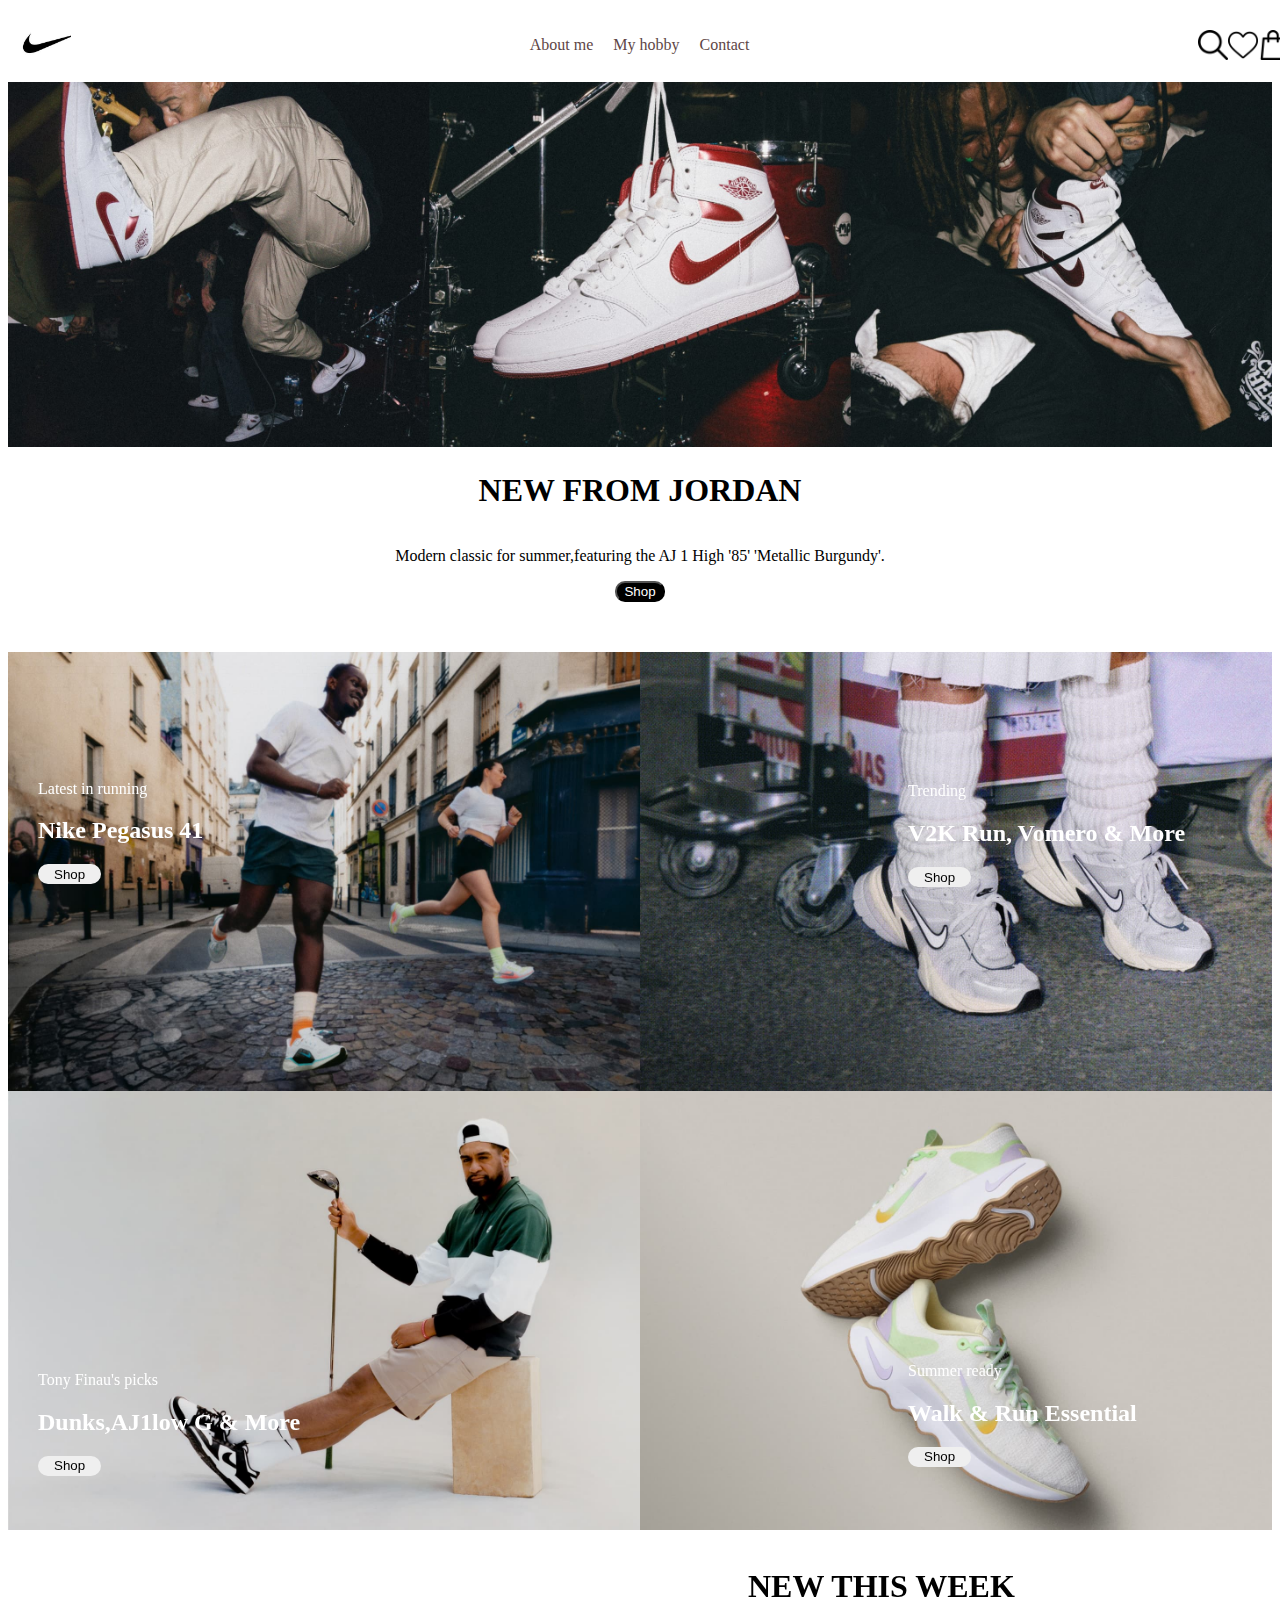
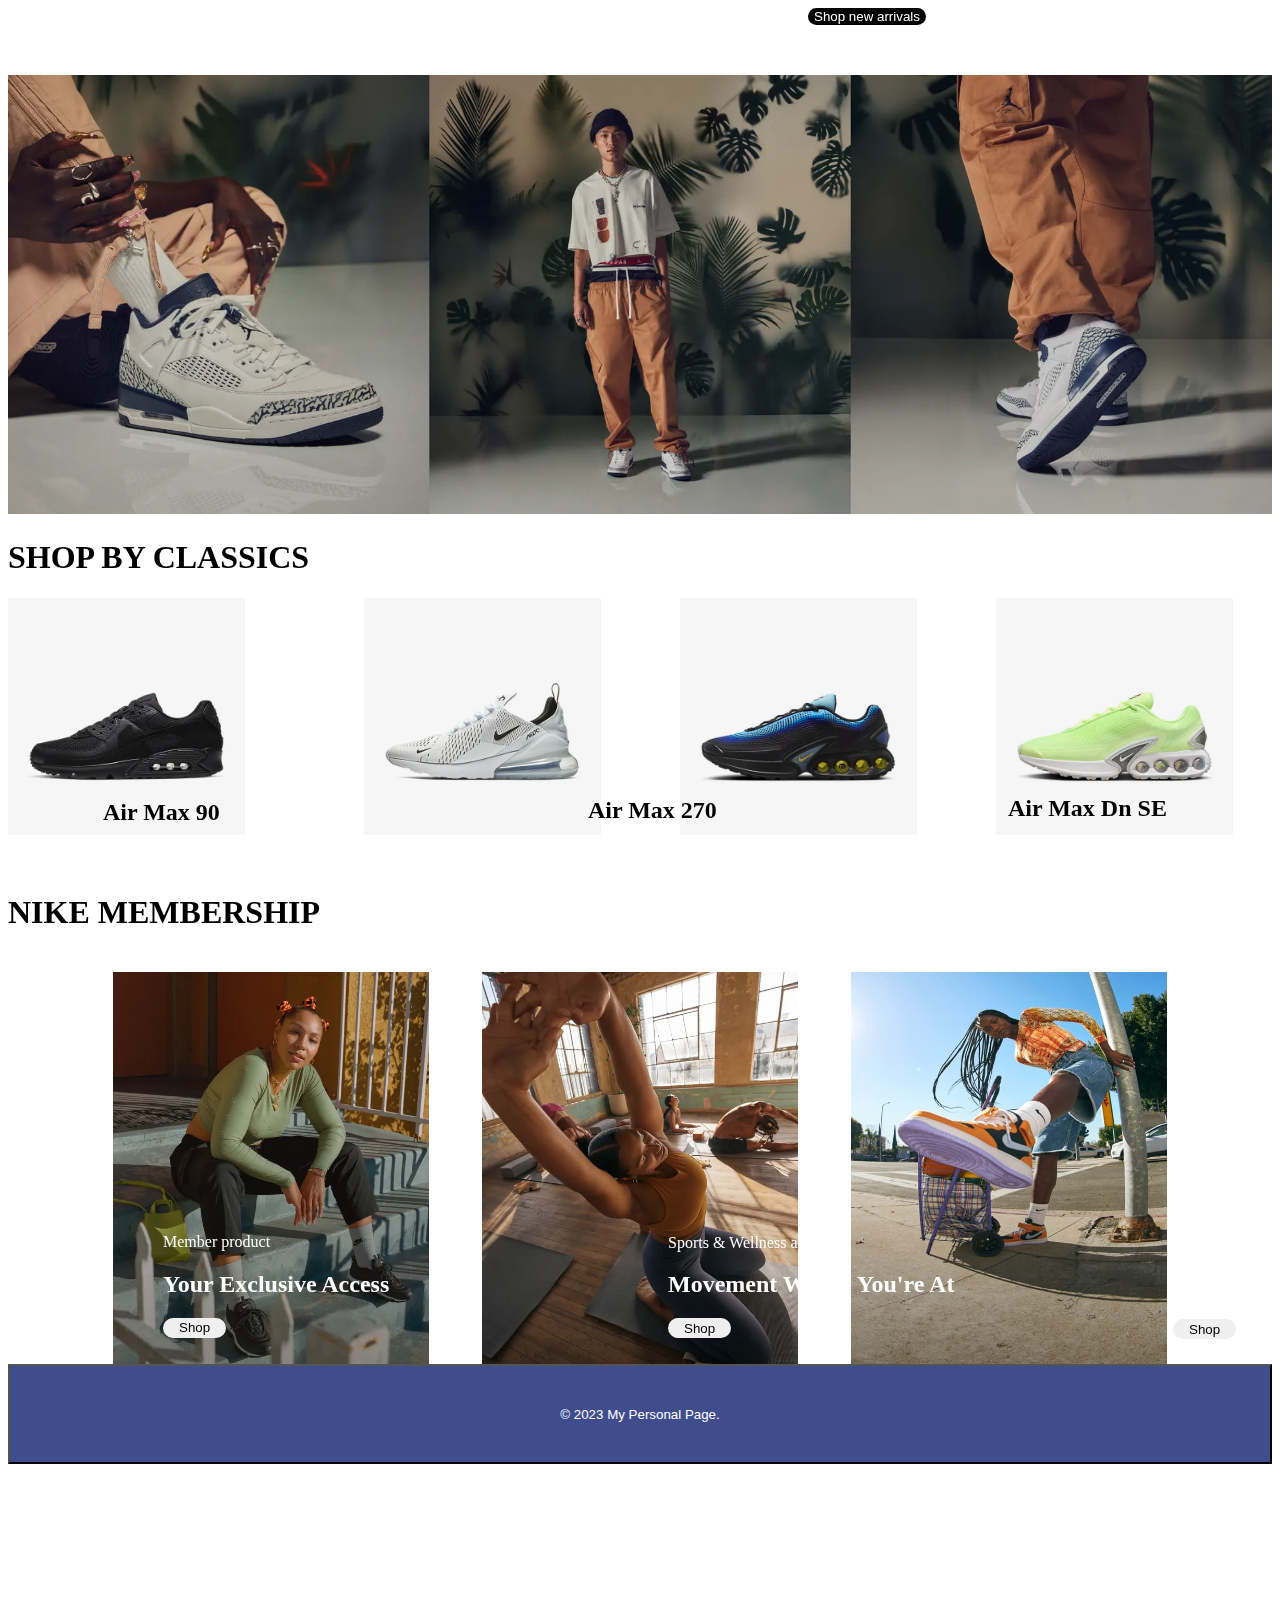
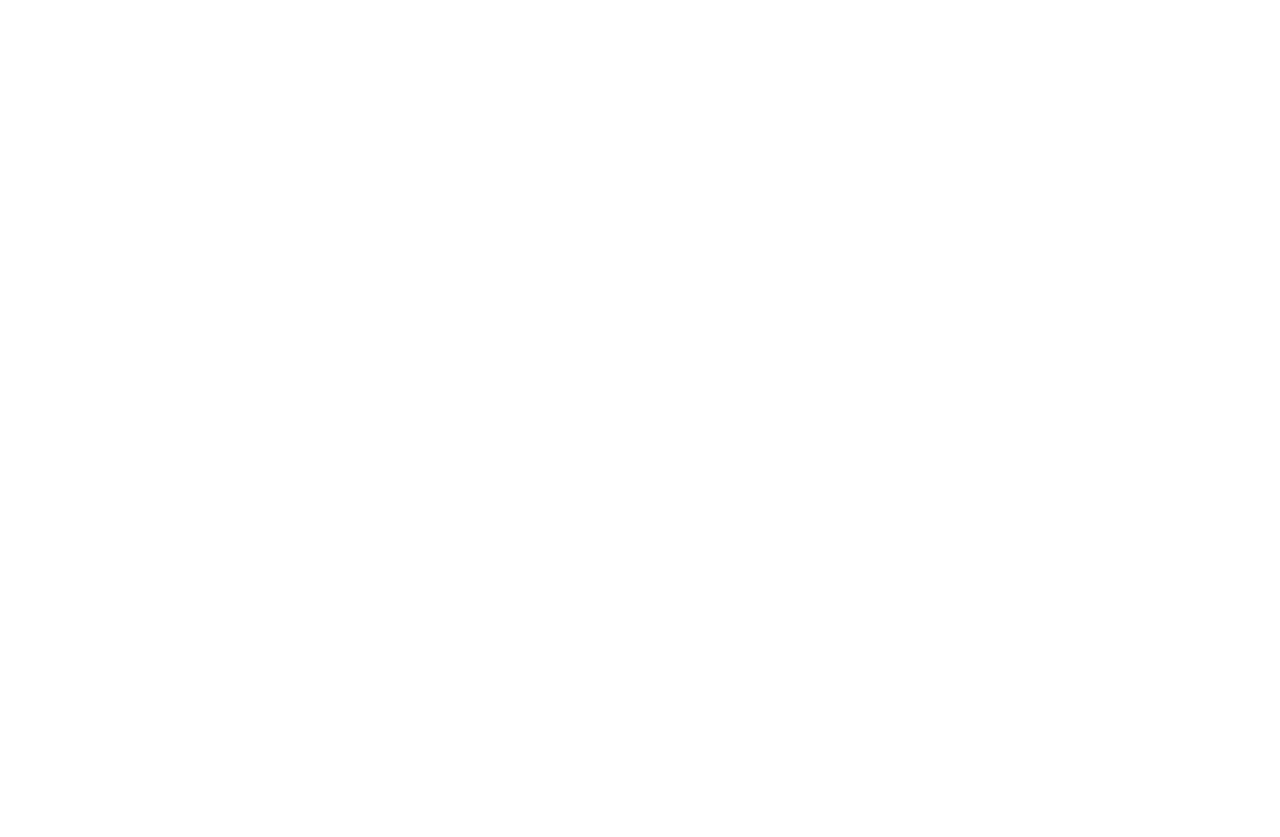
<file: nike/index.html>
<!DOCTYPE html>
<html lang="en">
<head>
    <meta charset="UTF-8">
    <meta name="viewport" content="width=device-width, initial-scale=1.0">
    <title>My Second Web Page</title> <link rel="stylesheet" href="index.css">
</head>
<body>
    <div class="flex0">
        <a href="index.html"><img class="width" src="download.jpg" alt="nike logo"></a>
        <div class="flex">
        <a href="index1.html" class="position">About me</a>
        <a href="index2.html" class="position">My hobby</a>
        <a href="index3.html" class="position">Contact</a>
        </div>
        <div class="flexi">
            <img class="flex2" src="search.png" alt="search img">
            <img class="flex3" src="heart.png" alt="hearth img">
            <img class="flex3" src="shop.png" alt="shop img">
        </div>
    </div>
    <img class="size" src="nike-just-do-it.jpg" alt="nike img">
    <div class="flex1">
         <h1>NEW FROM JORDAN</h1>
    </div>
    <div class="flex1" >
         <p>Modern classic for summer,featuring the AJ 1 High '85' 'Metallic Burgundy'.</p>
    </div>
    <div class="buttonflex">  <button class="button">Shop</button></div>
    <div class="nikeflex">
        <img class="nikewidth" src="nike1.jpg" alt="nike">
        <img class="nikewidth" src="nike2.jpg" alt="nike">
    </div>
    <div class="nikeflex1">
        <img class="nikewidth" src="nike3.jpg" alt="nike">
        <img class="nikewidth" src="nike4.jpg" alt="nike">
    </div>
    <div class="text-flex">
        <p>Latest in running</p>
        <h2>Nike Pegasus 41</h2>
        <button class="shop">Shop</button>
    </div>
    <div class="text-flex1">
        <p>Trending</p>
        <h2>V2K Run, Vomero & More</h2>
        <button class="shop">Shop</button>
    </div>
    <div class="text-flex2">
        <p>Tony Finau's picks</p>
        <h2>Dunks,AJ1low G & More</h2>
        <button class="shop">Shop</button>
    </div>
    <div class="text-flex3">
        <p>Summer ready</p>
        <h2>Walk & Run Essential</h2>
        <button class="shop">Shop</button>
    </div>
    <div class="flexbox">
        <h1>NEW THIS WEEK</h1>
    </div>
    <div class="flexbox2"><button class="flexbox1">Shop new arrivals</button></div>
    <div class="nike5flex">
        <img class="nike5flex1" src="nike5.jpg" alt="nike">
    <h1 class="fle">SHOP BY CLASSICS</h1>
    <div class="sneakflex">
        <div><img class="flexsneak"src="sneakers-1.png" alt="sneakers-1"></div>
        <div class="sneakflex2"><img class="flexsneak"src="sneakers-2 (1).png" alt="sneakers-2"></div>
        <div class="sneakflex2"><img class="flexsneak"src="sneakers-3.png" alt="sneakers-3"></div>
        <div class="sneakflex2"><img class="flexsneak"src="sneakers-4.png" alt="sneakers-4"></div>
    </div>
    <h2 class="Airflex">Air Max 90</h2>
    <h2 class="Airflex1">Air Max 270</h2>
    <h2 class="Airflex2">Air Max Dn SE</h2>
    <h2 class="Airflex3">Air max plus</h2>
    <h1 class="memflex">NIKE MEMBERSHIP</h1>
    <div class="nike678flex">
        <div class="nike6flex"><img class="nike66flex" src="nike6.jpg" alt="nike"></div>
        <div class="nike7flex"><img class="nike66flex" src="nike7.jpg" alt="nike"></div>
        <div class="nike8flex"><img class="nike66flex" src="nike8.jpg" alt="nike"></div>
       
    </div> 
        <div class="text-flex4">  
            <p>Member product</p>
            <h2>Your Exclusive Access</h2>
            <button class="shop">Shop</button>
        </div>
        <div class="text-flex5">
            <p>Sports & Wellness apps</p>
            <h2>Movement Where You're At</h2>
            <button class=shop>Shop</button>
        </div>
        <div class="text-flex6">
            <p>Nike By You</p>
            <h2>Your Customization Service</h2>
            <button class="shop">Shop</button>
        </div>
    <div class="buttonn">
        <button class="buttonflexx">© 2023 My Personal Page.</button>
    </div>
</body>
</html>
</file>
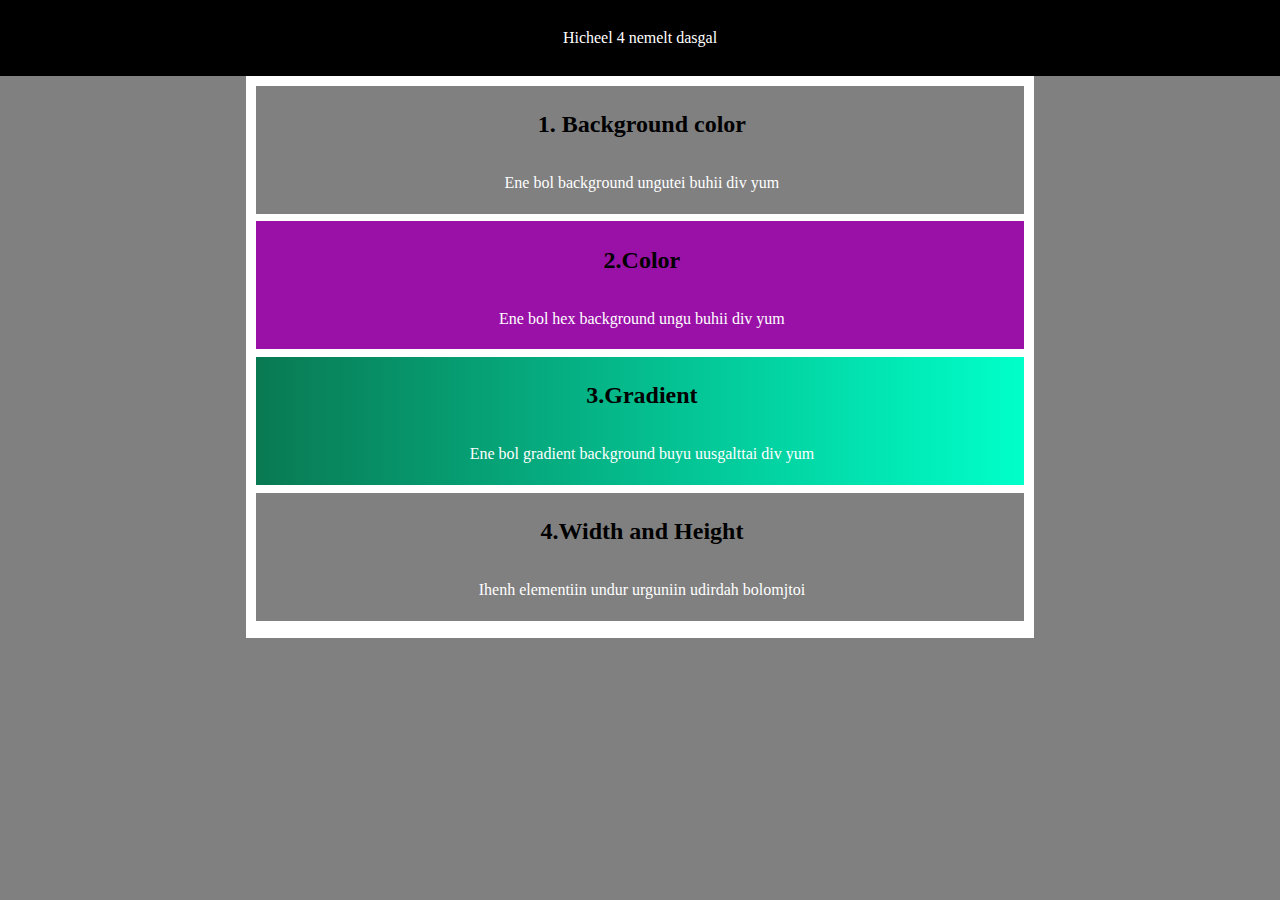
<file: nemeltdasgal.html>
<!DOCTYPE html>
<html lang="en">
<head>
    <meta charset="UTF-8">
    <meta name="viewport" content="width=device-width, initial-scale=1.0">
    <title>Document</title> <link rel="stylesheet" href="nemeltdasgal.css">
</head>
<body>
    <div class="flex"> <p class="color">Hicheel 4 nemelt dasgal</p></div>
    <div class="div">
         <div class="flex5"><div class="flex1"> 
            <h2 class="color1"> 1. Background color</h2>
            <p class="colo">Ene bol background ungutei buhii div yum</p>
        </div></div>   
         <div class="flex5"><div class="flex2">
            <h2 class="color1">2.Color</h2>
            <p class="colo">Ene bol hex background ungu buhii div yum</p>
        </div> </div>
         <div class="flex5"><div class="flex3">
            <h2 class="color1">3.Gradient</h2>
            <p class="colo">Ene bol gradient background buyu uusgalttai div yum</p>
        </div> </div> 
         <div class="flex5"><div class="flex1">
            <h2 class="color1">4.Width and Height</h2>
            <p class="colo">Ihenh elementiin undur urguniin udirdah bolomjtoi</p>
        </div> </div>  
    </div>
</body>
</html>
</file>
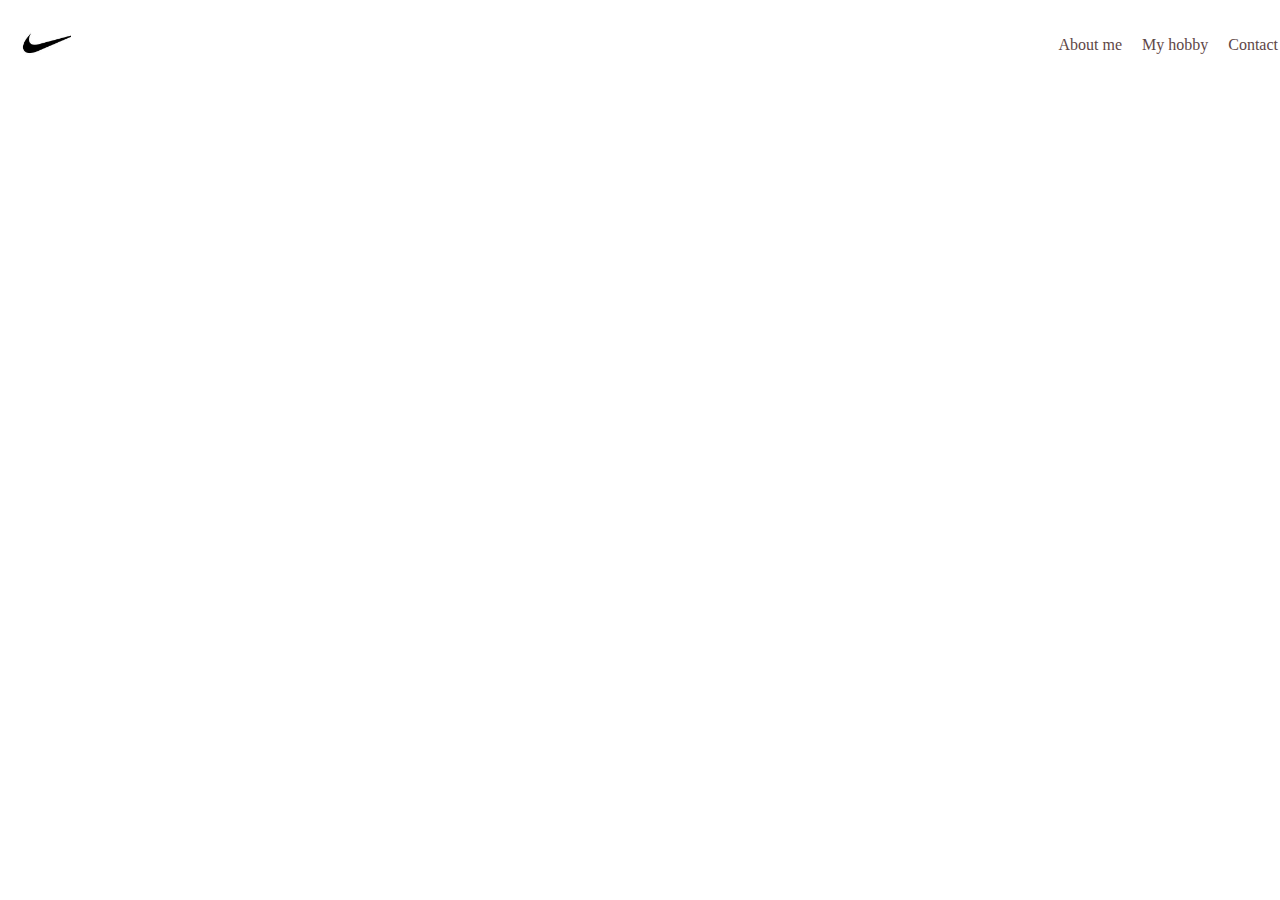
<file: nike/index1.html>
<!DOCTYPE html>
<html lang="en">
<head>
    <meta charset="UTF-8">
    <meta name="viewport" content="width=device-width, initial-scale=1.0">
    <title>Document</title> <link rel="stylesheet" href="index.css">
</head>
<body>
    <div class="flex0">
        <a href="index.html"><img class="width" src="download.jpg" alt="nike logo"></a>
        <div class="flex">
    <div class="flex">
        <a href="index1.html" >About me</a>
        <a href="index2.html" >My hobby</a>
        <a href="index3.html" >Contact</a>
     </div>
</body>
</html>
</file>
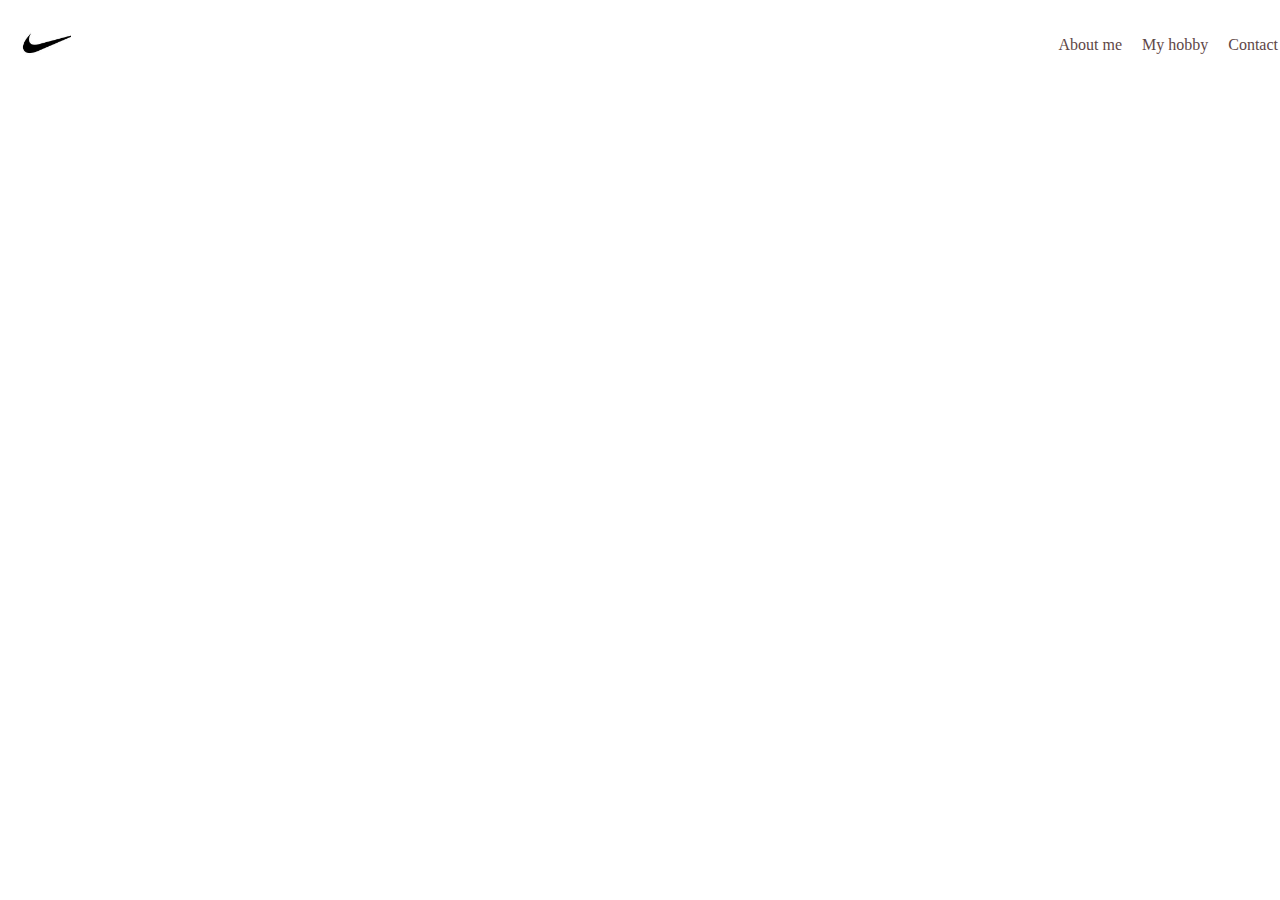
<file: nike/index2.html>
<!DOCTYPE html>
<html lang="en">
<head>
    <meta charset="UTF-8">
    <meta name="viewport" content="width=device-width, initial-scale=1.0">
    <title>Document</title> <link rel="stylesheet" href="index.css">
</head>
<body>
    <div class="flex0">
        <a href="index.html"><img class="width" src="download.jpg" alt="nike logo"></a>
        <div class="flex">
    <div class="flex">
        <a href="index1.html" >About me</a>
        <a href="index2.html" >My hobby</a>
        <a href="index3.html" >Contact</a>
     </div>
     <p></p>
</body>
</html>
</file>
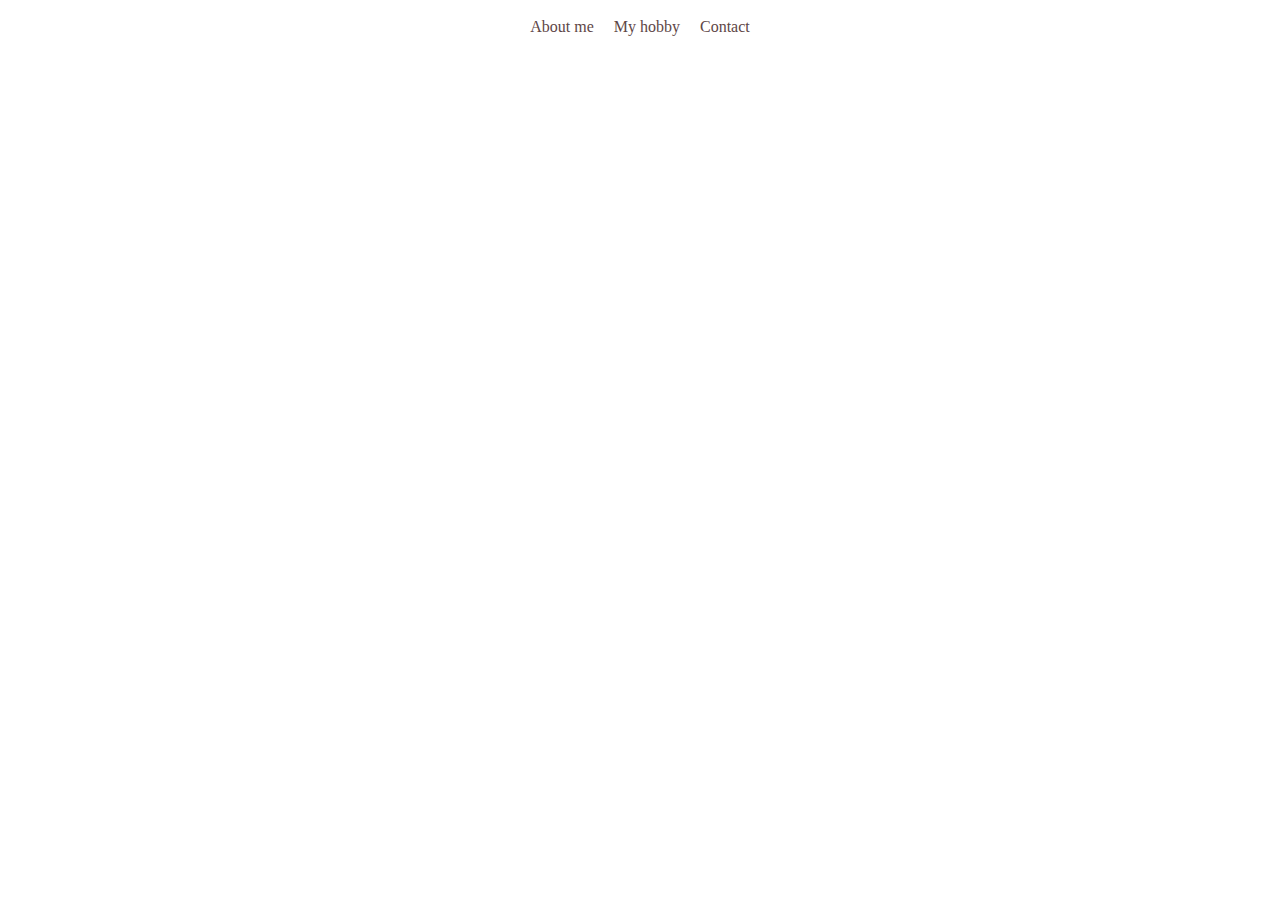
<file: nike/index3.html>
<!DOCTYPE html>
<html lang="en">
<head>
    <meta charset="UTF-8">
    <meta name="viewport" content="width=device-width, initial-scale=1.0">
    <title>Document</title> <link rel="stylesheet" href="index.css">
</head> 
<body>
    <div class="flex">
        <a href="index1.html" target="_blank">About me</a>
        <a href="index2.html" target="_blank">My hobby</a>
        <a href="index3.html" target="_blank">Contact</a>
     </div>
</body>
</html>
</file>
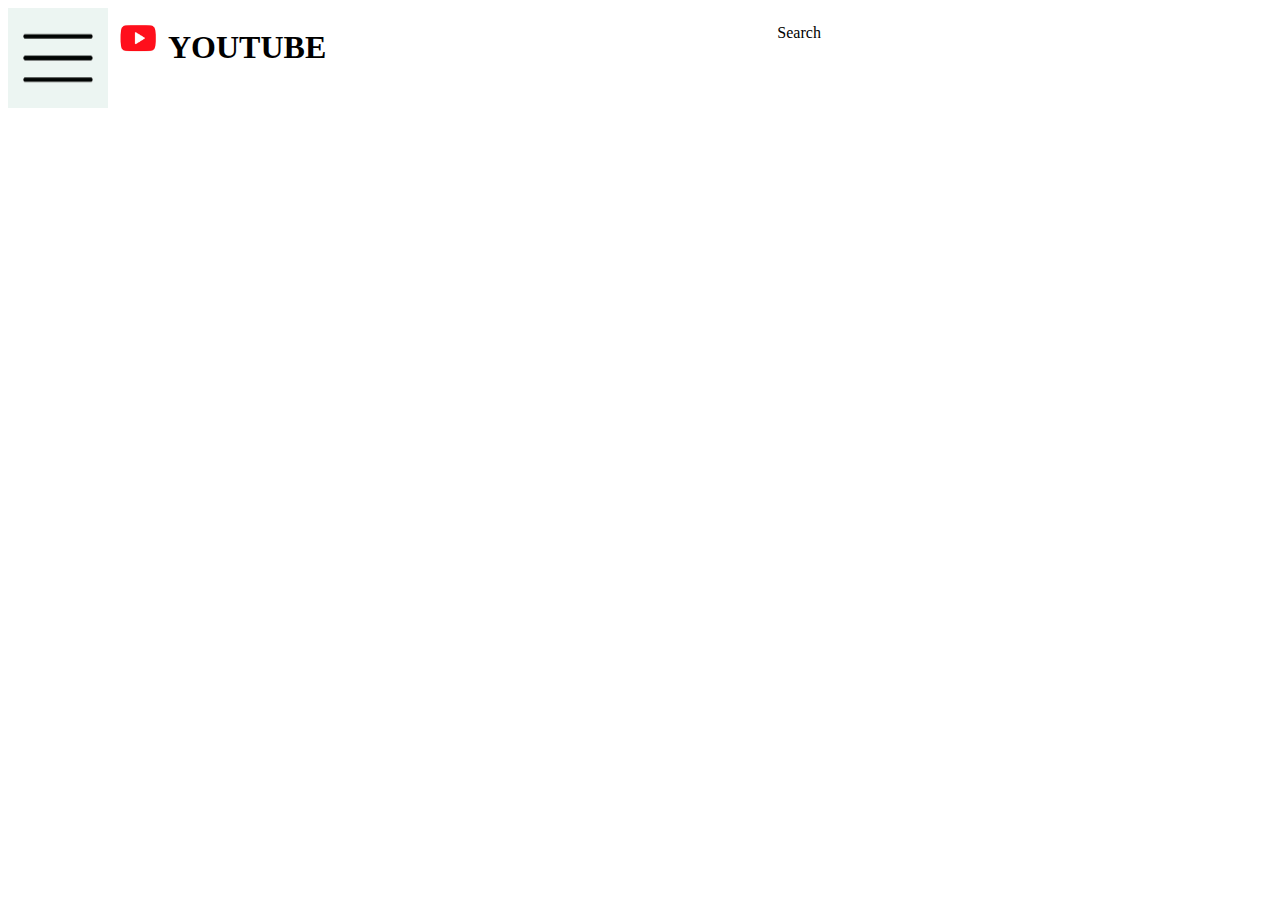
<file: youtube/yt.html>
<!DOCTYPE html>
<html lang="en">
<head>
    <meta charset="UTF-8">
    <meta name="viewport" content="width=device-width, initial-scale=1.0">
    <title>Document</title>
    <link rel="stylesheet" href="yt.css">
</head>
<body>
    <div class="flexofbottom">
        <div class="yt">
            <img class="lineimg" src="download (1).png" alt="3 line img">
            <img class="ytimg" src="download.png" alt="yt logo">
            <h1 >YOUTUBE</h1>    
        </div>
        <div>
           <div class="buttonflex"> <p>Search</p> </div>
        </div>
        <div></div>
    </div>
</body>
</html>
</file>
<file: nike/index.css>
.flex{
    display: flex;
    justify-content: center;
    align-items: center;
}
a{
    text-decoration: none;
    margin-left: 3%;
    color: rgb(94, 70, 70);
    margin: 10px;
}
.size{
    width: 100%;
    margin: 0;
    
}
.flex1{
    display: flex;
    justify-content: center;
}
.flex0{
    display: flex;
    justify-content: space-between;
    position: fixed;
    background-color: white;
    width: 100%;
}
.width{
    width: 70x;
    height: 50px;
   
}
.flex2{
    width: 30px;
    height: 30px;
}
.flex3{

    width: 30px;
    height: 30px;
}
.flex4{
    display: flex;
    align-items: center;
}
img{
    align-self: center;
}
.button{
    width: 4%;
    height: 8%;
    background-color: black;
    color: white;
    border-radius: 10px;
}
.buttonflex{
    display: flex;
    justify-content: center;
    align-items: center;
}
.nikeflex{
    display: flex;
    margin-top: 50px;
    
}
.nikeflex1{
    display: flex;
    margin-bottom: 50px;
}
.nikewidth{
    width: 50%;
    height: 50%;
}
.shop{
    width: 5%;
    height: 20px;
    border-radius: 100px;
    border: none;
}
.text-flex{
    position: relative;
    left: 30px;
    bottom: 800px;
    color: white;
}
.text-flex1{
    left: 900px;
    position: relative;
    bottom: 918px;
    color: white;
}
.text-flex2{
    position: relative;
    left: 30px;
    bottom: 450px;
    color: white;
}
.text-flex3{
    left: 900px;
    position: relative;
    bottom: 580px;
    color: white;
}
.flexbox{
    position: relative;
    left: 740px;
    bottom: 500px;
}
.flexbox1{
    color: white;
    background-color: black;
    border-radius: 10px;
    border: none;
}
.flexbox2{
    position: relative;
    left: 800px;
    bottom: 520px;
}
.flexi{
    display: flex;
    justify-content: space-between;
}
.nike5flex{
    position: relative;
    bottom: 470px;
}
.nike5flex1{
    width: 100%;
    height: 50%;
}
.fle{
    position: relative;
    
}
.sneakflex{
    display: flex;
    justify-content: space-evenly;
}
.flexsneak{
    width: 75%;
    display: flex;
    justify-content: center;
}
.sneakflex2{
    display: flex;
    justify-content: center;
}
.sneakflex4{
    display: flex;
    justify-content: flex-end;
}
.Airflex{
    position: relative;
    bottom: 55px;
    left: 95px;
}
.Airflex1{
    position: relative;
    bottom: 104px;
    left: 580px;
}
.Airflex2{
    position: relative;
    bottom: 153px;
    left: 1000px;
}
.Airflex3{
    position: relative;
    bottom: 202px;
    left: 1440px;
}
.memflex{
    position: relative;
    bottom: 150px;
}
.nike678flex{
    position: relative;
    bottom: 130px;
    display: flex;
    
}
.nike6flex{
    width: 75%;
    display: flex;
    justify-content: flex-end;
}
.nike7flex{
    width: 75%;
    display: flex;
    justify-content: center;
}
.nike8flex{
    width: 75%;
    display: flex;
    justify-content: flex-start;
}
.nike66flex{
    width: 75%;
}
.text-flex4{
    color: white;
    position: relative;
    bottom: 280px;
    left: 155px;
}
.shop1{
    width: 100%;
    height: 25px;
    border-radius: 100px;
}
.text-flex5{
    color: white;
    position: relative;
    bottom: 400px;
    left: 660px;
}
.text-flex6{
    color: white;
    position: relative;
    bottom: 520px ;
    left: 1165px;
}
.buttonflexx{
    width: 100%;
    height: 100px;
    background-color:hsl(229, 38%, 40%);
    color: white;
}
.buttonn{
    position: relative;
    bottom: 495px;
}
</file>
<file: nemeltdasgal.css>
.flex{
    padding: 1%;
    display: flex;
    justify-content: center;
    align-items: center;
    background-color: black;
}
.color{
    color: white;

}
.flex1{
    width: 60vw;
    height: 10vw;
    display: flex;
    flex-direction: column;
    justify-content: center;
    background-color: grey;
    padding-left: 0.5%;
}
.flex5{
    display: flex;
    justify-content: center;
    align-items: center;
    margin-bottom: 1%;
}
.color1{
    color: black;
}
.colo{
    color: white;
}
.flex2{
    width: 60vw;
    height: 10vw;
    display: flex;
    flex-direction: column;
    justify-content: center;
    background-color: #9A11A7;
    padding-left: 0.5%;
}
.flex3{
    width: 60vw;
    height: 10vw;
    display: flex;
    flex-direction: column;
    justify-content: center;
    padding-left: 0.5%;
    background: rgb(2,0,36);
    background: linear-gradient(90deg, rgba(2,0,36,1) 0%, rgba(9,121,82,1) 0%, rgba(0,255,201,1) 100%);
}
body{
    background-color: grey;
    margin: 0;
    text-align: center;
    width: 100vw;
}
.div{
    background-color: white;
    text-align: center;
    padding: 10px;
    width: fit-content;
    display: inline-block;
}
.flex4{
    width: 60vw;
    height: 10vw;
    display: flex;
    flex-direction: column;
    justify-content: center;
    padding-left: 0.5%;
}
</file>
<file: youtube/yt.css>
.yt{
    display: flex;
}
.lineimg{
    background-color: white;
    width: 100px;
    height: 100px;
}
.ytimg{
    width: 60px;
    height: 60px;
}
.flexofbottom{
    display: flex;
    justify-content: space-between;
}
.buttonflex{
    border-color: black;
    border-radius: 10px;
    display: flex;
    justify-content: flex-start;
}
</file>
